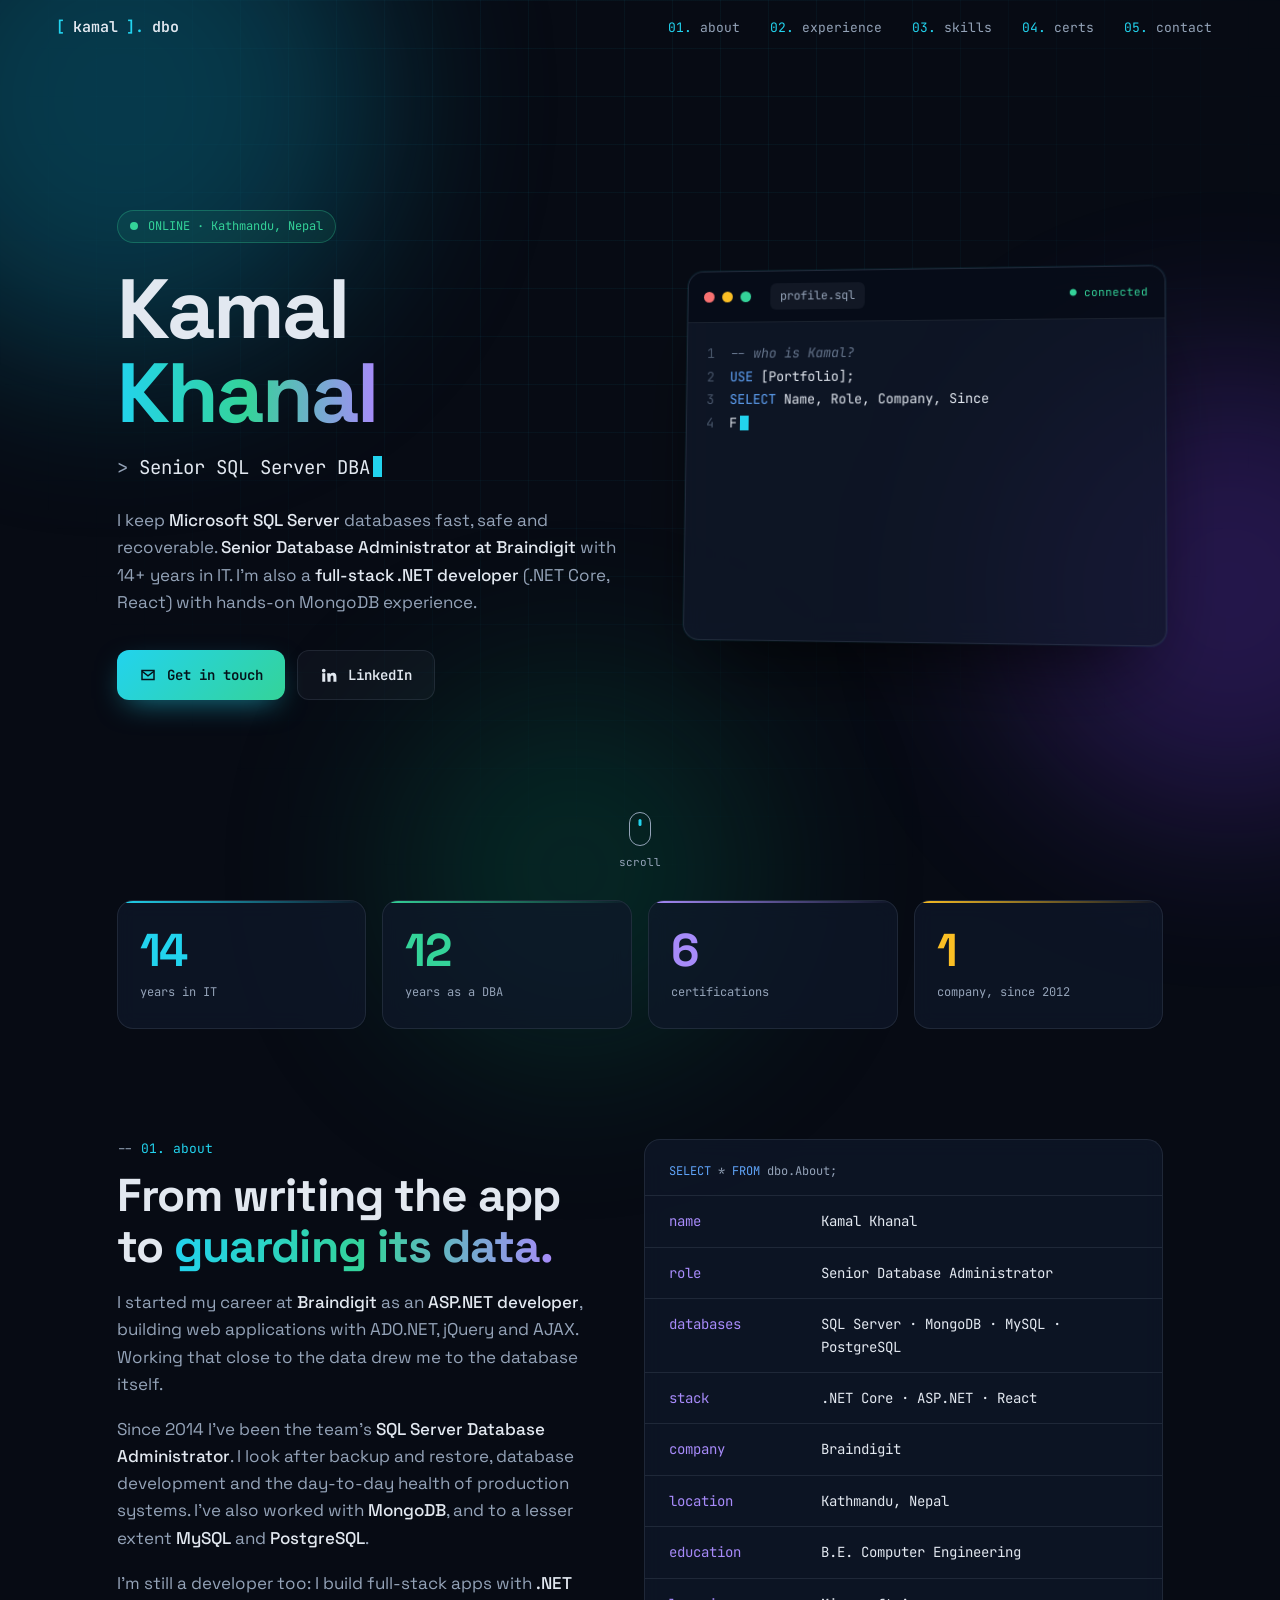
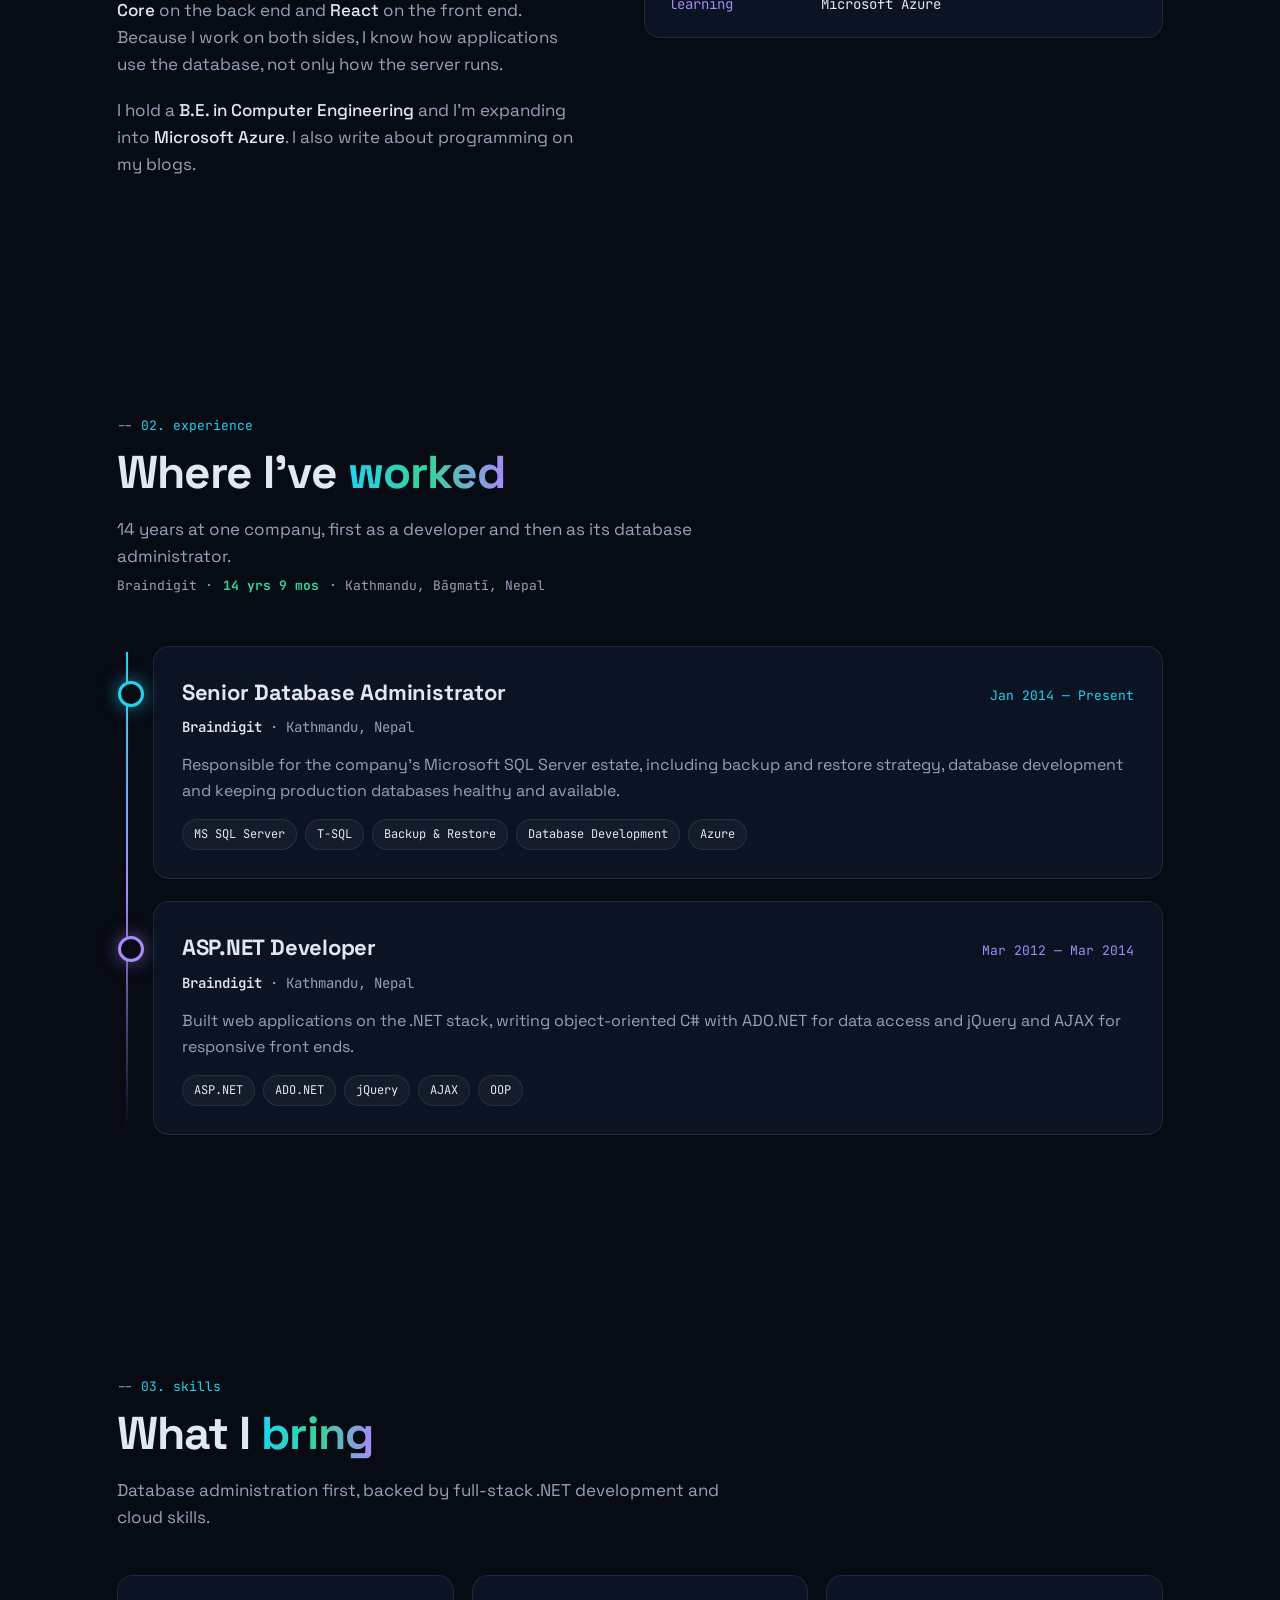
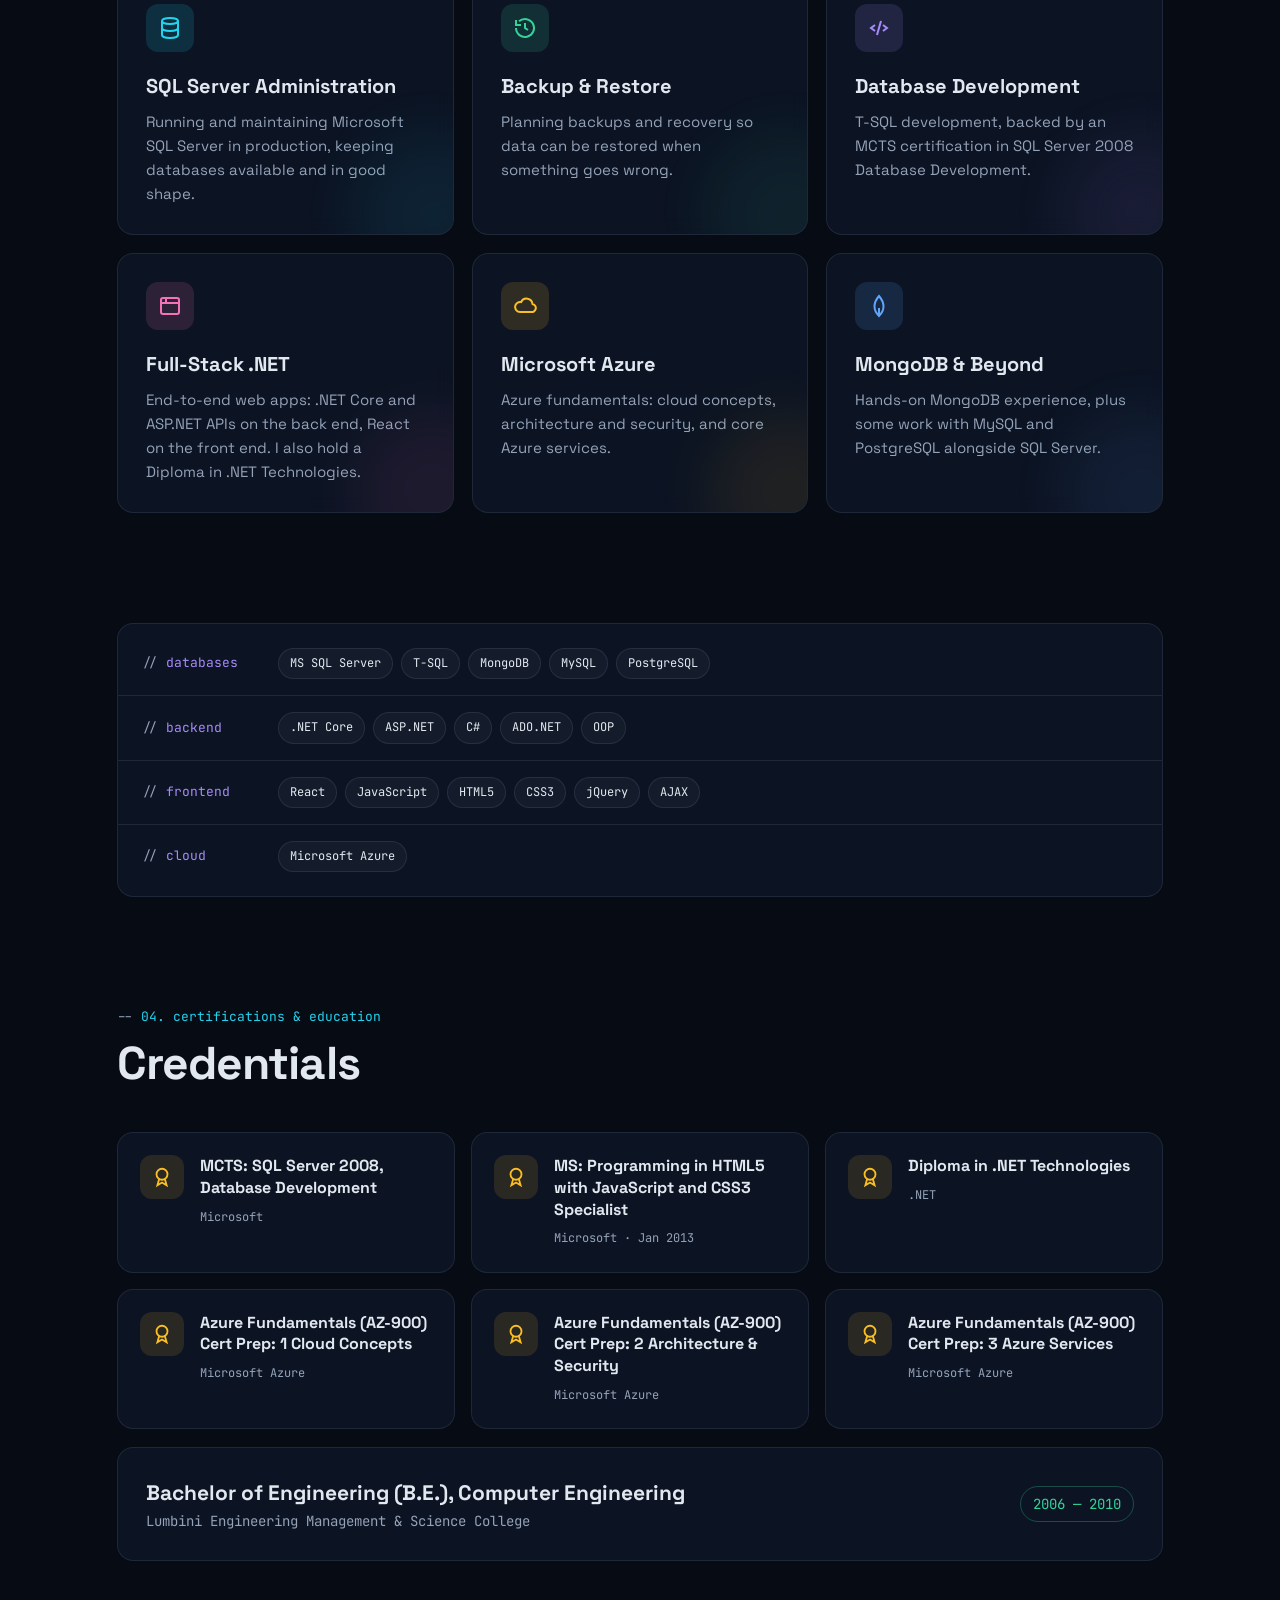
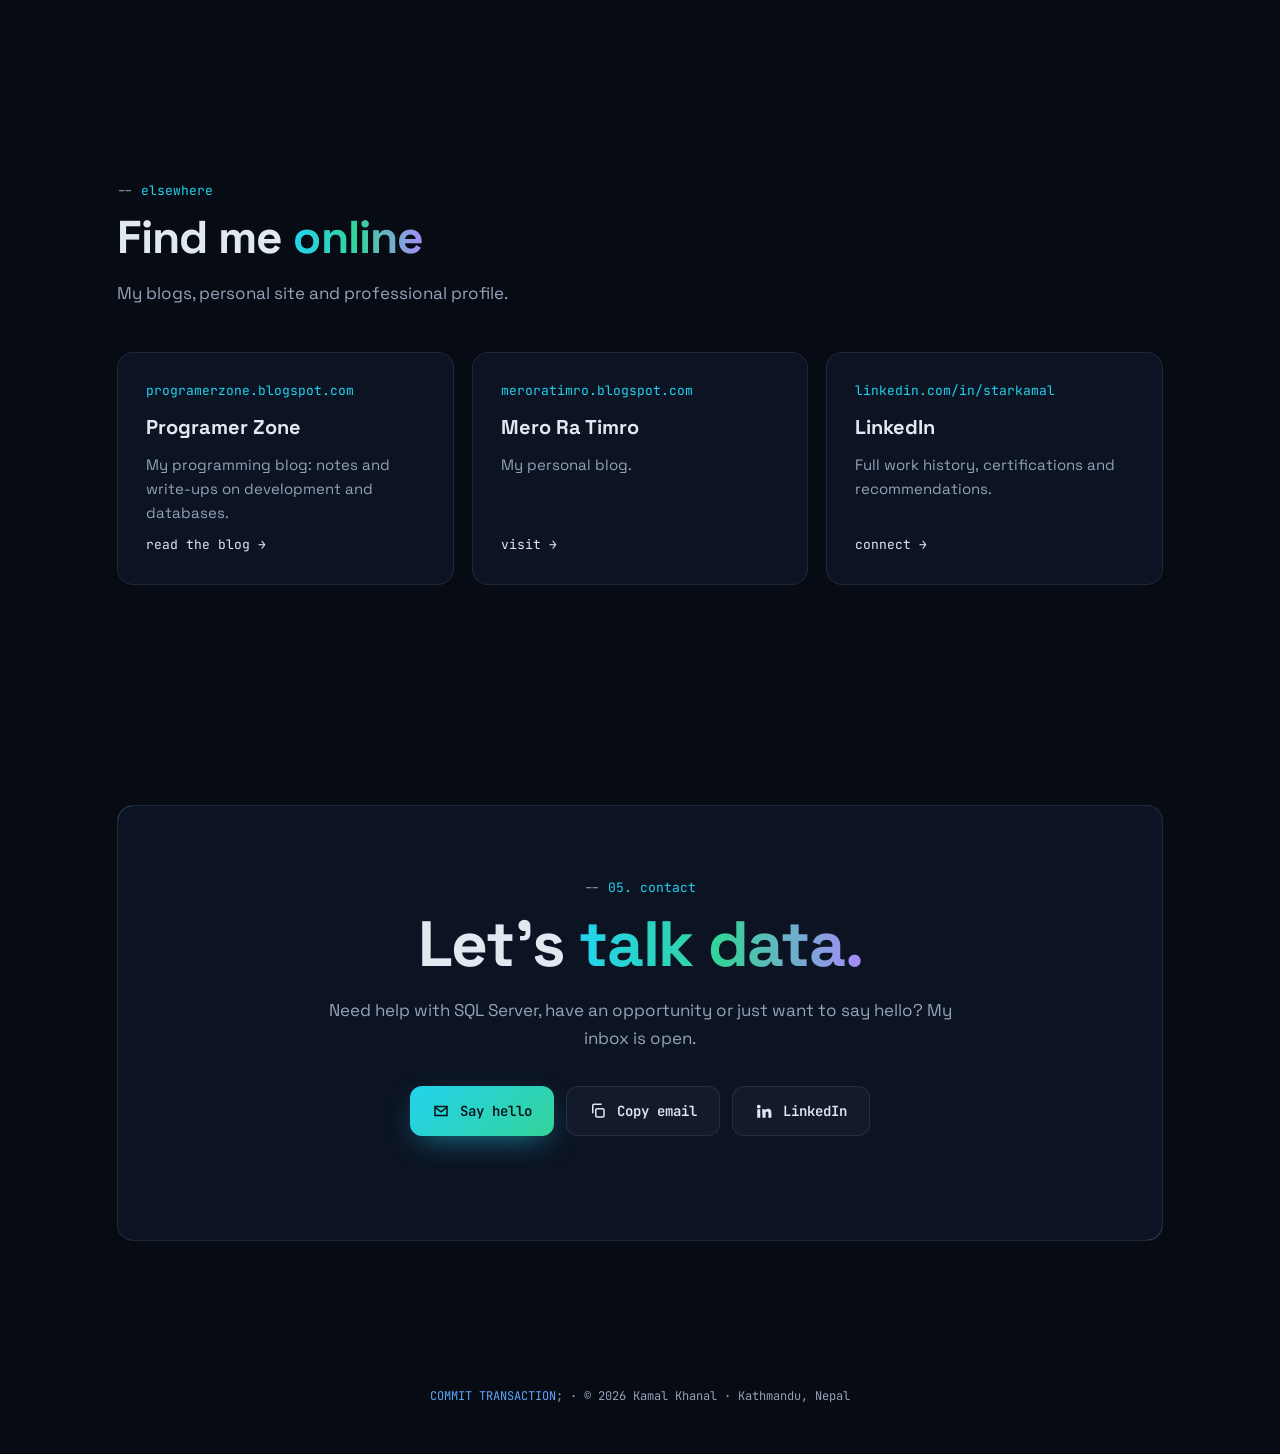
<file: index.html>
<!DOCTYPE html>
<html lang="en">
<head>
  <meta charset="utf-8" />
  <meta name="viewport" content="width=device-width, initial-scale=1" />
  <title>Kamal Khanal | Senior SQL Server DBA &amp; Full-Stack .NET Developer, Nepal</title>
  <meta name="description" content="Kamal Khanal is a Senior Database Administrator (Microsoft SQL Server) at Braindigit, Kathmandu, Nepal, and a full-stack .NET developer (.NET Core, React) with MongoDB experience. 14+ years in IT." />
  <meta name="keywords" content="Kamal Khanal, SQL Server DBA, Database Administrator Nepal, MSSQL DBA Kathmandu, .NET Core developer, full-stack .NET developer Nepal, React developer, MongoDB, PostgreSQL, MySQL, Braindigit" />
  <meta name="author" content="Kamal Khanal" />
  <meta name="robots" content="index, follow, max-image-preview:large" />
  <link rel="canonical" href="https://kamalkhanal.com.np/" />

  <!-- Open Graph (Facebook, LinkedIn, WhatsApp) -->
  <meta property="og:type" content="profile" />
  <meta property="og:site_name" content="Kamal Khanal" />
  <meta property="og:locale" content="en_US" />
  <meta property="og:url" content="https://kamalkhanal.com.np/" />
  <meta property="og:title" content="Kamal Khanal | Senior SQL Server DBA &amp; Full-Stack .NET Developer" />
  <meta property="og:description" content="Senior SQL Server DBA at Braindigit, Kathmandu, and full-stack .NET developer (.NET Core, React). 14+ years in IT." />
  <meta property="og:image" content="https://kamalkhanal.com.np/og-image.png" />
  <meta property="og:image:width" content="1200" />
  <meta property="og:image:height" content="630" />
  <meta property="og:image:alt" content="Kamal Khanal: Senior SQL Server DBA and full-stack .NET developer" />
  <meta property="profile:first_name" content="Kamal" />
  <meta property="profile:last_name" content="Khanal" />

  <!-- Twitter / X -->
  <meta name="twitter:card" content="summary_large_image" />
  <meta name="twitter:title" content="Kamal Khanal | Senior SQL Server DBA &amp; Full-Stack .NET Developer" />
  <meta name="twitter:description" content="Senior SQL Server DBA at Braindigit, Kathmandu, and full-stack .NET developer (.NET Core, React). 14+ years in IT." />
  <meta name="twitter:image" content="https://kamalkhanal.com.np/og-image.png" />

  <!-- Local -->
  <meta name="geo.region" content="NP-BA" />
  <meta name="geo.placename" content="Kathmandu" />

  <!-- Structured data -->
  <script type="application/ld+json">
  {
    "@context": "https://schema.org",
    "@graph": [
      {
        "@type": "Person",
        "@id": "https://kamalkhanal.com.np/#person",
        "name": "Kamal Khanal",
        "url": "https://kamalkhanal.com.np/",
        "image": "https://kamalkhanal.com.np/og-image.png",
        "jobTitle": "Senior Database Administrator",
        "description": "Senior Microsoft SQL Server Database Administrator and full-stack .NET developer with 14+ years in IT.",
        "worksFor": { "@type": "Organization", "name": "Braindigit" },
        "address": { "@type": "PostalAddress", "addressLocality": "Kathmandu", "addressRegion": "Bagmati", "addressCountry": "NP" },
        "alumniOf": { "@type": "CollegeOrUniversity", "name": "Lumbini Engineering Management & Science College" },
        "knowsAbout": ["Microsoft SQL Server", "Database Administration", "T-SQL", "Backup and Restore", "MongoDB", "MySQL", "PostgreSQL", ".NET Core", "ASP.NET", "C#", "React", "JavaScript", "HTML5", "CSS3", "jQuery", "Microsoft Azure"],
        "hasCredential": [
          { "@type": "EducationalOccupationalCredential", "name": "MCTS: SQL Server 2008, Database Development" },
          { "@type": "EducationalOccupationalCredential", "name": "MS: Programming in HTML5 with JavaScript and CSS3 Specialist" },
          { "@type": "EducationalOccupationalCredential", "name": "Diploma in .NET Technologies" }
        ],
        "sameAs": [
          "https://www.linkedin.com/in/starkamal",
          "https://programerzone.blogspot.com/",
          "https://meroratimro.blogspot.com/"
        ]
      },
      {
        "@type": "ProfilePage",
        "@id": "https://kamalkhanal.com.np/#webpage",
        "url": "https://kamalkhanal.com.np/",
        "name": "Kamal Khanal | Senior SQL Server DBA & Full-Stack .NET Developer",
        "inLanguage": "en",
        "dateModified": "2026-11-26",
        "mainEntity": { "@id": "https://kamalkhanal.com.np/#person" }
      }
    ]
  }
  </script>
  <meta name="theme-color" content="#070b14" />
  <link rel="icon" href="data:image/svg+xml,<svg xmlns='http://www.w3.org/2000/svg' viewBox='0 0 64 64'><rect width='64' height='64' rx='14' fill='%23070b14'/><ellipse cx='32' cy='18' rx='16' ry='6' fill='none' stroke='%2322d3ee' stroke-width='4'/><path d='M16 18v28c0 3.3 7.2 6 16 6s16-2.7 16-6V18' fill='none' stroke='%2322d3ee' stroke-width='4'/><path d='M16 32c0 3.3 7.2 6 16 6s16-2.7 16-6' fill='none' stroke='%2334d399' stroke-width='4'/></svg>" />
  <link rel="preconnect" href="https://fonts.googleapis.com" />
  <link rel="preconnect" href="https://fonts.gstatic.com" crossorigin />
  <link href="https://fonts.googleapis.com/css2?family=JetBrains+Mono:wght@400;600&family=Space+Grotesk:wght@400;500;700&display=swap" rel="stylesheet" />
  <style>
    :root {
      --bg: #070b14;
      --bg-2: #0c1322;
      --panel: rgba(16, 24, 42, 0.72);
      --border: rgba(148, 163, 184, 0.14);
      --text: #e2e8f0;
      --muted: #94a3b8;
      --cyan: #22d3ee;
      --green: #34d399;
      --violet: #a78bfa;
      --amber: #fbbf24;
      --pink: #f472b6;
      --mono: "JetBrains Mono", ui-monospace, SFMono-Regular, Menlo, Consolas, monospace;
      --sans: "Space Grotesk", system-ui, -apple-system, "Segoe UI", sans-serif;
      --radius: 16px;
    }
    * { box-sizing: border-box; margin: 0; padding: 0; }
    html { scroll-behavior: smooth; }
    body {
      background: var(--bg);
      color: var(--text);
      font-family: var(--sans);
      line-height: 1.6;
      overflow-x: hidden;
      -webkit-font-smoothing: antialiased;
    }
    a { color: inherit; text-decoration: none; }
    ::selection { background: var(--cyan); color: var(--bg); }

    /* ---------- background ---------- */
    .bg-grid {
      position: fixed; inset: 0; z-index: -2;
      background-image:
        linear-gradient(rgba(34, 211, 238, 0.05) 1px, transparent 1px),
        linear-gradient(90deg, rgba(34, 211, 238, 0.05) 1px, transparent 1px);
      background-size: 48px 48px;
      mask-image: radial-gradient(ellipse at 50% 20%, #000 20%, transparent 75%);
      -webkit-mask-image: radial-gradient(ellipse at 50% 20%, #000 20%, transparent 75%);
    }
    .orb {
      position: fixed; z-index: -1; border-radius: 50%;
      filter: blur(90px); opacity: 0.35; pointer-events: none;
      animation: drift 18s ease-in-out infinite alternate;
    }
    .orb.one { width: 520px; height: 520px; background: #0891b2; top: -160px; left: -140px; }
    .orb.two { width: 460px; height: 460px; background: #7c3aed; top: 40%; right: -180px; animation-delay: -6s; opacity: 0.25; }
    .orb.three { width: 380px; height: 380px; background: #059669; bottom: -160px; left: 30%; animation-delay: -12s; opacity: 0.2; }
    @keyframes drift { to { transform: translate(60px, 40px) scale(1.1); } }

    /* ---------- nav ---------- */
    nav {
      position: fixed; top: 0; left: 0; right: 0; z-index: 50;
      display: flex; align-items: center; justify-content: space-between;
      padding: 14px clamp(16px, 5vw, 56px);
      transition: background .3s, border-color .3s;
      border-bottom: 1px solid transparent;
    }
    nav.scrolled { background: rgba(7, 11, 20, 0.78); backdrop-filter: blur(14px); -webkit-backdrop-filter: blur(14px); border-color: var(--border); }
    .logo { font-family: var(--mono); font-weight: 600; font-size: 15px; display: flex; align-items: center; gap: 8px; }
    .logo .br { color: var(--cyan); }
    .nav-links { display: flex; gap: 6px; list-style: none; }
    .nav-links a {
      font-family: var(--mono); font-size: 13px; color: var(--muted);
      padding: 8px 12px; border-radius: 8px; transition: color .2s, background .2s;
    }
    .nav-links a:hover { color: var(--text); background: rgba(148, 163, 184, 0.08); }
    .nav-links a span { color: var(--cyan); }
    .menu-btn { display: none; background: none; border: 1px solid var(--border); color: var(--text); border-radius: 8px; padding: 8px 10px; cursor: pointer; }

    /* ---------- layout ---------- */
    section { padding: 110px clamp(16px, 6vw, 80px); max-width: 1200px; margin: 0 auto; }
    .section-tag { font-family: var(--mono); font-size: 13px; color: var(--cyan); margin-bottom: 10px; }
    .section-tag::before { content: "-- "; color: var(--muted); }
    h2 { font-size: clamp(30px, 4.5vw, 46px); line-height: 1.1; letter-spacing: -0.02em; margin-bottom: 18px; }
    .lead { color: var(--muted); max-width: 640px; font-size: 17px; }
    .grad {
      background: linear-gradient(90deg, var(--cyan), var(--green) 50%, var(--violet));
      -webkit-background-clip: text; background-clip: text; color: transparent;
    }
    .card {
      background: var(--panel);
      border: 1px solid var(--border);
      border-radius: var(--radius);
      backdrop-filter: blur(10px); -webkit-backdrop-filter: blur(10px);
    }

    /* ---------- hero ---------- */
    .hero {
      min-height: 100vh; display: grid; grid-template-columns: 1.05fr 1fr; gap: 56px;
      align-items: center; padding-top: 120px;
    }
    .status {
      display: inline-flex; align-items: center; gap: 10px;
      font-family: var(--mono); font-size: 12px; color: var(--green);
      border: 1px solid rgba(52, 211, 153, 0.3); background: rgba(52, 211, 153, 0.08);
      padding: 6px 12px; border-radius: 999px; margin-bottom: 24px;
    }
    .dot { width: 8px; height: 8px; border-radius: 50%; background: var(--green); box-shadow: 0 0 0 0 rgba(52, 211, 153, .7); animation: pulse 2s infinite; }
    @keyframes pulse { 70% { box-shadow: 0 0 0 10px rgba(52, 211, 153, 0); } 100% { box-shadow: 0 0 0 0 rgba(52, 211, 153, 0); } }
    .hero h1 { font-size: clamp(44px, 7.5vw, 84px); line-height: 1; letter-spacing: -0.035em; margin-bottom: 18px; }
    .hero .role { font-family: var(--mono); font-size: clamp(15px, 2vw, 19px); color: var(--muted); margin-bottom: 24px; min-height: 1.6em; }
    .hero .role .typed { color: var(--text); }
    .caret { display: inline-block; width: 9px; height: 1.1em; background: var(--cyan); vertical-align: -3px; margin-left: 3px; animation: blink 1s steps(1) infinite; }
    @keyframes blink { 50% { opacity: 0; } }
    .hero p.intro { color: var(--muted); font-size: 17px; max-width: 520px; margin-bottom: 34px; }
    .hero p.intro strong { color: var(--text); font-weight: 500; }
    .btns { display: flex; flex-wrap: wrap; gap: 12px; }
    .btn {
      display: inline-flex; align-items: center; gap: 10px;
      font-family: var(--mono); font-size: 14px; font-weight: 600;
      padding: 13px 22px; border-radius: 12px; transition: transform .2s, box-shadow .2s, background .2s;
    }
    .btn svg { width: 18px; height: 18px; }
    .btn.primary { background: linear-gradient(135deg, var(--cyan), var(--green)); color: #04121a; box-shadow: 0 10px 30px -10px rgba(34, 211, 238, .6); }
    .btn.primary:hover { transform: translateY(-2px); box-shadow: 0 16px 40px -10px rgba(34, 211, 238, .8); }
    .btn.ghost { border: 1px solid var(--border); background: rgba(148, 163, 184, 0.05); }
    .btn.ghost:hover { border-color: var(--cyan); transform: translateY(-2px); }

    /* SSMS-like query window */
    .ssms { overflow: hidden; box-shadow: 0 40px 80px -30px rgba(0, 0, 0, .8), 0 0 0 1px rgba(34, 211, 238, .08); transform: perspective(1400px) rotateY(-6deg) rotateX(3deg); transition: transform .6s; }
    .ssms:hover { transform: perspective(1400px) rotateY(0) rotateX(0); }
    .ssms-bar { display: flex; align-items: center; gap: 8px; padding: 12px 16px; border-bottom: 1px solid var(--border); background: rgba(2, 6, 16, .6); }
    .ssms-bar i { width: 11px; height: 11px; border-radius: 50%; display: block; }
    .ssms-bar i:nth-child(1) { background: #f87171; } .ssms-bar i:nth-child(2) { background: #fbbf24; } .ssms-bar i:nth-child(3) { background: #34d399; }
    .ssms-bar .tab { margin-left: 12px; font-family: var(--mono); font-size: 12px; color: var(--muted); background: rgba(148, 163, 184, .08); padding: 4px 10px; border-radius: 6px; }
    .ssms-bar .exec { margin-left: auto; font-family: var(--mono); font-size: 11px; color: var(--green); display: flex; align-items: center; gap: 6px; }
    .code { font-family: var(--mono); font-size: 13.5px; line-height: 1.75; padding: 20px 20px 16px; min-height: 178px; white-space: pre-wrap; word-break: break-word; }
    .ln { color: #475569; user-select: none; display: inline-block; width: 24px; }
    .kw { color: #60a5fa; } .fn { color: var(--pink); } .str { color: #fca5a5; } .cm { color: #64748b; font-style: italic; } .num { color: var(--green); } .op { color: var(--muted); }
    .results { border-top: 1px solid var(--border); opacity: 0; transform: translateY(8px); transition: opacity .5s, transform .5s; }
    .results.show { opacity: 1; transform: none; }
    .results .rtab { font-family: var(--mono); font-size: 11px; color: var(--muted); padding: 8px 16px; display: flex; gap: 16px; border-bottom: 1px solid var(--border); }
    .results .rtab b { color: var(--text); font-weight: 600; }
    .grid-wrap { overflow-x: auto; }
    table.rs { width: 100%; border-collapse: collapse; font-family: var(--mono); font-size: 12.5px; }
    table.rs th, table.rs td { text-align: left; padding: 8px 14px; border-bottom: 1px solid var(--border); white-space: nowrap; }
    table.rs th { color: var(--muted); font-weight: 400; background: rgba(2, 6, 16, .4); }
    table.rs td:first-child, table.rs th:first-child { color: #475569; width: 28px; }
    table.rs td.hl { color: var(--cyan); }
    .results .msg { font-family: var(--mono); font-size: 11px; color: var(--green); padding: 8px 16px; }

    .scroll-hint { position: absolute; left: 50%; bottom: 28px; transform: translateX(-50%); font-family: var(--mono); font-size: 11px; color: var(--muted); display: flex; flex-direction: column; align-items: center; gap: 8px; }
    .scroll-hint .mouse { width: 22px; height: 34px; border: 1.5px solid var(--muted); border-radius: 12px; position: relative; }
    .scroll-hint .mouse::after { content: ""; position: absolute; left: 50%; top: 6px; width: 3px; height: 7px; background: var(--cyan); border-radius: 2px; transform: translateX(-50%); animation: wheel 1.8s infinite; }
    @keyframes wheel { to { transform: translate(-50%, 12px); opacity: 0; } }

    /* ---------- stats ---------- */
    .stats { display: grid; grid-template-columns: repeat(4, 1fr); gap: 16px; padding-top: 0; padding-bottom: 0; }
    .stat { padding: 26px 22px; position: relative; overflow: hidden; }
    .stat::before { content: ""; position: absolute; inset: 0 auto auto 0; height: 2px; width: 100%; background: linear-gradient(90deg, var(--c, var(--cyan)), transparent); }
    .stat .n { font-size: clamp(34px, 4vw, 46px); font-weight: 700; letter-spacing: -0.03em; line-height: 1; color: var(--c, var(--cyan)); }
    .stat .l { font-family: var(--mono); font-size: 12px; color: var(--muted); margin-top: 10px; }

    /* ---------- about ---------- */
    .about { display: grid; grid-template-columns: 1fr 1.1fr; gap: 56px; align-items: start; }
    .about-text p { color: var(--muted); font-size: 17px; margin-bottom: 18px; }
    .about-text p strong { color: var(--text); font-weight: 500; }
    .facts { padding: 8px 0; font-family: var(--mono); font-size: 14px; }
    .facts .row { display: grid; grid-template-columns: 140px 1fr; gap: 12px; padding: 14px 24px; border-bottom: 1px solid var(--border); }
    .facts .row:last-child { border-bottom: none; }
    .facts .k { color: var(--violet); }
    .facts .v { color: var(--text); }
    .facts .head { padding: 14px 24px; color: var(--muted); font-size: 12px; border-bottom: 1px solid var(--border); }
    .facts .head .kw { color: #60a5fa; }

    /* ---------- experience ---------- */
    .timeline { position: relative; margin-top: 48px; padding-left: 36px; }
    .timeline::before { content: ""; position: absolute; left: 9px; top: 6px; bottom: 6px; width: 2px; background: linear-gradient(var(--cyan), var(--violet), transparent); }
    .job { position: relative; padding: 28px; margin-bottom: 22px; transition: transform .3s, border-color .3s; }
    .job:hover { transform: translateX(6px); border-color: rgba(34, 211, 238, .4); }
    .job::before { content: ""; position: absolute; left: -36px; top: 34px; width: 20px; height: 20px; border-radius: 50%; background: var(--bg); border: 3px solid var(--cyan); box-shadow: 0 0 18px rgba(34, 211, 238, .6); }
    .job.past::before { border-color: var(--violet); box-shadow: 0 0 18px rgba(167, 139, 250, .5); }
    .job-top { display: flex; flex-wrap: wrap; justify-content: space-between; gap: 8px 20px; align-items: baseline; margin-bottom: 6px; }
    .job h3 { font-size: 22px; letter-spacing: -0.01em; }
    .date { font-family: var(--mono); font-size: 13px; color: var(--cyan); }
    .job.past .date { color: var(--violet); }
    .company { font-family: var(--mono); font-size: 14px; color: var(--muted); margin-bottom: 14px; }
    .company b { color: var(--text); font-weight: 600; }
    .job p { color: var(--muted); }
    .chips { display: flex; flex-wrap: wrap; gap: 8px; margin-top: 16px; }
    .chip { font-family: var(--mono); font-size: 12px; padding: 5px 11px; border-radius: 999px; border: 1px solid var(--border); color: var(--text); background: rgba(148, 163, 184, .06); }
    .company-badge { display: inline-flex; align-items: center; gap: 10px; font-family: var(--mono); font-size: 13px; color: var(--muted); margin-top: 6px; }
    .company-badge b { color: var(--green); }

    /* ---------- skills ---------- */
    .skills-grid { display: grid; grid-template-columns: repeat(3, 1fr); gap: 18px; margin-top: 44px; }
    .skill { padding: 28px; position: relative; overflow: hidden; transition: transform .3s, border-color .3s; }
    .skill:hover { transform: translateY(-6px); border-color: var(--c); }
    .skill .ic { width: 48px; height: 48px; border-radius: 12px; display: grid; place-items: center; margin-bottom: 18px; background: color-mix(in srgb, var(--c) 14%, transparent); color: var(--c); }
    .skill .ic svg { width: 24px; height: 24px; }
    .skill h3 { font-size: 20px; margin-bottom: 8px; }
    .skill p { color: var(--muted); font-size: 15px; }
    .skill::after { content: ""; position: absolute; width: 160px; height: 160px; right: -60px; bottom: -60px; border-radius: 50%; background: var(--c); opacity: .08; filter: blur(30px); }

    /* ---------- tech stack ---------- */
    .stack-sec { padding-bottom: 0; }
    .stack { padding: 8px 0; }
    .stack-row { display: grid; grid-template-columns: 120px 1fr; gap: 16px; align-items: center; padding: 16px 24px; border-bottom: 1px solid var(--border); }
    .stack-row:last-child { border-bottom: none; }
    .stack-row .chips { margin-top: 0; }
    .stack-k { font-family: var(--mono); font-size: 13px; color: var(--violet); }
    .stack-k::before { content: "// "; color: var(--muted); }
    @media (max-width: 720px) { .stack-row { grid-template-columns: 1fr; gap: 10px; padding: 14px 18px; } }

    /* ---------- certifications ---------- */
    .certs { display: grid; grid-template-columns: repeat(auto-fit, minmax(260px, 1fr)); gap: 16px; margin-top: 44px; }
    .cert { padding: 22px; display: flex; gap: 16px; align-items: flex-start; transition: border-color .3s, transform .3s; }
    .cert:hover { border-color: var(--amber); transform: translateY(-4px); }
    .cert .badge { flex: none; width: 44px; height: 44px; border-radius: 12px; display: grid; place-items: center; background: rgba(251, 191, 36, .12); color: var(--amber); }
    .cert .badge svg { width: 22px; height: 22px; }
    .cert h4 { font-size: 16px; line-height: 1.35; margin-bottom: 4px; }
    .cert span { font-family: var(--mono); font-size: 12px; color: var(--muted); }

    .edu { margin-top: 18px; padding: 28px; display: flex; flex-wrap: wrap; gap: 20px; align-items: center; justify-content: space-between; }
    .edu h3 { font-size: 21px; }
    .edu p { color: var(--muted); font-family: var(--mono); font-size: 14px; }
    .edu .yr { font-family: var(--mono); color: var(--green); font-size: 14px; border: 1px solid rgba(52, 211, 153, .3); padding: 6px 12px; border-radius: 999px; }

    /* ---------- writing ---------- */
    .links-grid { display: grid; grid-template-columns: repeat(3, 1fr); gap: 18px; margin-top: 44px; }
    .link-card { padding: 28px; display: flex; flex-direction: column; gap: 10px; transition: transform .3s, border-color .3s; }
    .link-card:hover { transform: translateY(-6px); border-color: var(--cyan); }
    .link-card .url { font-family: var(--mono); font-size: 13px; color: var(--cyan); word-break: break-all; }
    .link-card h3 { font-size: 20px; }
    .link-card p { color: var(--muted); font-size: 15px; flex: 1; }
    .link-card .go { font-family: var(--mono); font-size: 13px; color: var(--text); display: inline-flex; gap: 8px; align-items: center; }
    .link-card:hover .go { color: var(--cyan); }

    /* ---------- contact ---------- */
    .contact { text-align: center; }
    .contact-box { padding: clamp(36px, 6vw, 72px) clamp(20px, 5vw, 64px); position: relative; overflow: hidden; }
    .contact-box::before { content: ""; position: absolute; inset: -1px; border-radius: var(--radius); padding: 1px; background: linear-gradient(135deg, var(--cyan), transparent 40%, transparent 60%, var(--violet)); -webkit-mask: linear-gradient(#000 0 0) content-box, linear-gradient(#000 0 0); -webkit-mask-composite: xor; mask-composite: exclude; pointer-events: none; }
    .contact h2 { font-size: clamp(34px, 6vw, 64px); }
    .contact .lead { margin: 0 auto 34px; }
    .contact .btns { justify-content: center; }
    .copy-msg { font-family: var(--mono); font-size: 12px; color: var(--green); height: 18px; margin-top: 14px; }

    footer { text-align: center; padding: 36px 16px 48px; font-family: var(--mono); font-size: 12px; color: var(--muted); }
    footer .kw { color: #60a5fa; }

    /* ---------- reveal ---------- */
    .reveal { opacity: 0; transform: translateY(28px); transition: opacity .8s cubic-bezier(.2, .7, .2, 1), transform .8s cubic-bezier(.2, .7, .2, 1); }
    .reveal.in { opacity: 1; transform: none; }

    /* ---------- responsive ---------- */
    @media (max-width: 980px) {
      .hero { grid-template-columns: 1fr; gap: 44px; padding-top: 110px; min-height: auto; }
      .ssms { transform: none; }
      .scroll-hint { display: none; }
      .about { grid-template-columns: 1fr; gap: 32px; }
      .skills-grid, .links-grid { grid-template-columns: 1fr 1fr; }
      .stats { grid-template-columns: 1fr 1fr; }
    }
    @media (max-width: 720px) {
      .menu-btn { display: block; }
      .nav-links { position: absolute; top: 100%; left: 16px; right: 16px; flex-direction: column; background: rgba(12, 19, 34, .97); border: 1px solid var(--border); border-radius: 12px; padding: 8px; display: none; }
      .nav-links.open { display: flex; }
      nav.menu-open { background: rgba(7, 11, 20, .95); }
      .nav-links a { display: block; padding: 12px; }
      section { padding-top: 80px; padding-bottom: 80px; }
      .skills-grid, .links-grid { grid-template-columns: 1fr; }
      .facts .row { grid-template-columns: 1fr; gap: 2px; padding: 12px 18px; }
      .timeline { padding-left: 26px; }
      .timeline::before { left: 5px; }
      .job { padding: 22px; }
      .job::before { left: -28px; width: 16px; height: 16px; }
      .code { font-size: 12px; padding: 16px 14px; }
      .ln { width: 18px; }
    }
    @media (prefers-reduced-motion: reduce) {
      *, *::before, *::after { animation: none !important; transition: none !important; }
      .reveal { opacity: 1; transform: none; }
      html { scroll-behavior: auto; }
    }
  </style>
</head>

<body>
  <div class="bg-grid"></div>
  <div class="orb one"></div><div class="orb two"></div><div class="orb three"></div>

  <nav id="nav">
    <a href="#top" class="logo"><span class="br">[</span>kamal<span class="br">].</span>dbo</a>
    <button class="menu-btn" id="menuBtn" aria-label="Open menu" aria-expanded="false">
      <svg width="18" height="18" viewBox="0 0 24 24" fill="none" stroke="currentColor" stroke-width="2"><path d="M4 7h16M4 12h16M4 17h16"/></svg>
    </button>
    <ul class="nav-links" id="navLinks">
      <li><a href="#about"><span>01.</span> about</a></li>
      <li><a href="#experience"><span>02.</span> experience</a></li>
      <li><a href="#skills"><span>03.</span> skills</a></li>
      <li><a href="#certs"><span>04.</span> certs</a></li>
      <li><a href="#contact"><span>05.</span> contact</a></li>
    </ul>
  </nav>

  <main id="top">
    <!-- HERO -->
    <section class="hero" style="position:relative" aria-label="Introduction">
      <div>
        <div class="status"><span class="dot"></span>ONLINE · Kathmandu, Nepal</div>
        <h1>Kamal<br /><span class="grad">Khanal</span></h1>
        <div class="role">&gt; <span class="typed" id="typed">Senior SQL Server DBA</span><span class="caret"></span></div>
        <p class="intro">
          I keep <strong>Microsoft SQL Server</strong> databases fast, safe and recoverable.
          <strong>Senior Database Administrator at Braindigit</strong> with 14+ years in IT.
          I'm also a <strong>full-stack .NET developer</strong> (.NET Core, React) with hands-on
          MongoDB experience.
        </p>
        <div class="btns">
          <a href="#contact" class="btn primary">
            <svg viewBox="0 0 24 24" fill="none" stroke="currentColor" stroke-width="2"><path d="M4 6h16v12H4z"/><path d="m4 7 8 6 8-6"/></svg>
            Get in touch
          </a>
          <a href="https://www.linkedin.com/in/starkamal" target="_blank" rel="noopener" class="btn ghost">
            <svg viewBox="0 0 24 24" fill="currentColor"><path d="M4.98 3.5a2.5 2.5 0 1 1 0 5 2.5 2.5 0 0 1 0-5zM3 9.5h4V21H3zM9.5 9.5h3.8v1.6h.06c.53-1 1.83-2.06 3.77-2.06 4.03 0 4.77 2.65 4.77 6.1V21h-4v-5.3c0-1.27-.02-2.9-1.77-2.9-1.77 0-2.04 1.38-2.04 2.8V21h-4z"/></svg>
            LinkedIn
          </a>
        </div>
      </div>

      <div class="ssms card" aria-label="SQL query showing Kamal's profile">
        <div class="ssms-bar">
          <i></i><i></i><i></i>
          <span class="tab">profile.sql</span>
          <span class="exec" id="execState">● connected</span>
        </div>
        <div class="code" id="code"></div>
        <div class="results" id="results">
          <div class="rtab"><b>Results</b><span>Messages</span></div>
          <div class="grid-wrap">
            <table class="rs">
              <thead><tr><th></th><th>Name</th><th>Role</th><th>Company</th><th>Since</th></tr></thead>
              <tbody>
                <tr><td>1</td><td class="hl">Kamal Khanal</td><td>Senior DBA (MSSQL)</td><td>Braindigit</td><td>2014-01</td></tr>
              </tbody>
            </table>
          </div>
          <div class="msg">(1 row affected) · Query executed successfully.</div>
        </div>
      </div>

      <a href="#stats" class="scroll-hint" aria-label="Scroll down"><span class="mouse"></span>scroll</a>
    </section>

    <!-- STATS -->
    <section class="stats" id="stats">
      <div class="stat card reveal" style="--c: var(--cyan)"><div class="n" data-count="14">0</div><div class="l">years in IT</div></div>
      <div class="stat card reveal" style="--c: var(--green)"><div class="n" data-count="12">0</div><div class="l">years as a DBA</div></div>
      <div class="stat card reveal" style="--c: var(--violet)"><div class="n" data-count="6">0</div><div class="l">certifications</div></div>
      <div class="stat card reveal" style="--c: var(--amber)"><div class="n" data-count="1" data-suffix="">0</div><div class="l">company, since 2012</div></div>
    </section>

    <!-- ABOUT -->
    <section id="about" class="about">
      <div class="about-text reveal">
        <div class="section-tag">01. about</div>
        <h2>From writing the app<br />to <span class="grad">guarding its data.</span></h2>
        <p>
          I started my career at <strong>Braindigit</strong> as an <strong>ASP.NET developer</strong>,
          building web applications with ADO.NET, jQuery and AJAX. Working that close to the data
          drew me to the database itself.
        </p>
        <p>
          Since 2014 I've been the team's <strong>SQL Server Database Administrator</strong>.
          I look after backup and restore, database development and the day-to-day health of
          production systems. I've also worked with <strong>MongoDB</strong>, and to a lesser
          extent <strong>MySQL</strong> and <strong>PostgreSQL</strong>.
        </p>
        <p>
          I'm still a developer too: I build full-stack apps with <strong>.NET Core</strong> on the
          back end and <strong>React</strong> on the front end. Because I work on both sides, I know how
          applications use the database, not only how the server runs.
        </p>
        <p>
          I hold a <strong>B.E. in Computer Engineering</strong> and I'm expanding into
          <strong>Microsoft Azure</strong>. I also write about programming on my blogs.
        </p>
      </div>

      <div class="facts card reveal">
        <div class="head"><span class="kw">SELECT</span> * <span class="kw">FROM</span> dbo.About;</div>
        <div class="row"><span class="k">name</span><span class="v">Kamal Khanal</span></div>
        <div class="row"><span class="k">role</span><span class="v">Senior Database Administrator</span></div>
        <div class="row"><span class="k">databases</span><span class="v">SQL Server · MongoDB · MySQL · PostgreSQL</span></div>
        <div class="row"><span class="k">stack</span><span class="v">.NET Core · ASP.NET · React</span></div>
        <div class="row"><span class="k">company</span><span class="v">Braindigit</span></div>
        <div class="row"><span class="k">location</span><span class="v">Kathmandu, Nepal</span></div>
        <div class="row"><span class="k">education</span><span class="v">B.E. Computer Engineering</span></div>
        <div class="row"><span class="k">learning</span><span class="v">Microsoft Azure</span></div>
      </div>
    </section>

    <!-- EXPERIENCE -->
    <section id="experience">
      <div class="reveal">
        <div class="section-tag">02. experience</div>
        <h2>Where I've <span class="grad">worked</span></h2>
        <p class="lead">14 years at one company, first as a developer and then as its database administrator.</p>
        <div class="company-badge">Braindigit · <b>14 yrs 9 mos</b> · Kathmandu, Bāgmatī, Nepal</div>
      </div>

      <div class="timeline">
        <article class="job card reveal">
          <div class="job-top">
            <h3>Senior Database Administrator</h3>
            <span class="date">Jan 2014 — Present</span>
          </div>
          <div class="company"><b>Braindigit</b> · Kathmandu, Nepal</div>
          <p>
            Responsible for the company's Microsoft SQL Server estate, including backup and restore
            strategy, database development and keeping production databases healthy and available.
          </p>
          <div class="chips">
            <span class="chip">MS SQL Server</span><span class="chip">T-SQL</span>
            <span class="chip">Backup &amp; Restore</span><span class="chip">Database Development</span>
            <span class="chip">Azure</span>
          </div>
        </article>

        <article class="job past card reveal">
          <div class="job-top">
            <h3>ASP.NET Developer</h3>
            <span class="date">Mar 2012 — Mar 2014</span>
          </div>
          <div class="company"><b>Braindigit</b> · Kathmandu, Nepal</div>
          <p>
            Built web applications on the .NET stack, writing object-oriented C# with ADO.NET for
            data access and jQuery and AJAX for responsive front ends.
          </p>
          <div class="chips">
            <span class="chip">ASP.NET</span><span class="chip">ADO.NET</span>
            <span class="chip">jQuery</span><span class="chip">AJAX</span><span class="chip">OOP</span>
          </div>
        </article>
      </div>
    </section>

    <!-- SKILLS -->
    <section id="skills">
      <div class="reveal">
        <div class="section-tag">03. skills</div>
        <h2>What I <span class="grad">bring</span></h2>
        <p class="lead">Database administration first, backed by full-stack .NET development and cloud skills.</p>
      </div>

      <div class="skills-grid">
        <div class="skill card reveal" style="--c: var(--cyan)">
          <div class="ic"><svg viewBox="0 0 24 24" fill="none" stroke="currentColor" stroke-width="2"><ellipse cx="12" cy="5" rx="8" ry="3"/><path d="M4 5v14c0 1.66 3.58 3 8 3s8-1.34 8-3V5"/><path d="M4 12c0 1.66 3.58 3 8 3s8-1.34 8-3"/></svg></div>
          <h3>SQL Server Administration</h3>
          <p>Running and maintaining Microsoft SQL Server in production, keeping databases available and in good shape.</p>
        </div>
        <div class="skill card reveal" style="--c: var(--green)">
          <div class="ic"><svg viewBox="0 0 24 24" fill="none" stroke="currentColor" stroke-width="2"><path d="M3 12a9 9 0 1 0 3-6.7"/><path d="M3 4v5h5"/><path d="M12 7v5l3 2"/></svg></div>
          <h3>Backup &amp; Restore</h3>
          <p>Planning backups and recovery so data can be restored when something goes wrong.</p>
        </div>
        <div class="skill card reveal" style="--c: var(--violet)">
          <div class="ic"><svg viewBox="0 0 24 24" fill="none" stroke="currentColor" stroke-width="2"><path d="m8 9-4 3 4 3M16 9l4 3-4 3M14 5l-4 14"/></svg></div>
          <h3>Database Development</h3>
          <p>T-SQL development, backed by an MCTS certification in SQL Server 2008 Database Development.</p>
        </div>
        <div class="skill card reveal" style="--c: var(--pink)">
          <div class="ic"><svg viewBox="0 0 24 24" fill="none" stroke="currentColor" stroke-width="2"><rect x="3" y="4" width="18" height="16" rx="2"/><path d="M3 9h18M8 4v5"/></svg></div>
          <h3>Full-Stack .NET</h3>
          <p>End-to-end web apps: .NET Core and ASP.NET APIs on the back end, React on the front end. I also hold a Diploma in .NET Technologies.</p>
        </div>
        <div class="skill card reveal" style="--c: var(--amber)">
          <div class="ic"><svg viewBox="0 0 24 24" fill="none" stroke="currentColor" stroke-width="2"><path d="M7 18a5 5 0 1 1 1.1-9.9A6 6 0 0 1 19.5 10 4 4 0 0 1 18 18z"/></svg></div>
          <h3>Microsoft Azure</h3>
          <p>Azure fundamentals: cloud concepts, architecture and security, and core Azure services.</p>
        </div>
        <div class="skill card reveal" style="--c: #60a5fa">
          <div class="ic"><svg viewBox="0 0 24 24" fill="none" stroke="currentColor" stroke-width="2"><path d="M12 2c3 3.5 4.5 7 4.5 10.5S15 19 12 22c-3-3-4.5-6-4.5-9.5S9 5.5 12 2z"/><path d="M12 14v8"/></svg></div>
          <h3>MongoDB &amp; Beyond</h3>
          <p>Hands-on MongoDB experience, plus some work with MySQL and PostgreSQL alongside SQL Server.</p>
        </div>
      </div>
    </section>

    <section class="stack-sec" style="padding-top:0">
      <div class="stack card reveal">
        <div class="stack-row"><span class="stack-k">databases</span><div class="chips"><span class="chip">MS SQL Server</span><span class="chip">T-SQL</span><span class="chip">MongoDB</span><span class="chip">MySQL</span><span class="chip">PostgreSQL</span></div></div>
        <div class="stack-row"><span class="stack-k">backend</span><div class="chips"><span class="chip">.NET Core</span><span class="chip">ASP.NET</span><span class="chip">C#</span><span class="chip">ADO.NET</span><span class="chip">OOP</span></div></div>
        <div class="stack-row"><span class="stack-k">frontend</span><div class="chips"><span class="chip">React</span><span class="chip">JavaScript</span><span class="chip">HTML5</span><span class="chip">CSS3</span><span class="chip">jQuery</span><span class="chip">AJAX</span></div></div>
        <div class="stack-row"><span class="stack-k">cloud</span><div class="chips"><span class="chip">Microsoft Azure</span></div></div>
      </div>
    </section>

    <!-- CERTS + EDUCATION -->
    <section id="certs">
      <div class="reveal">
        <div class="section-tag">04. certifications &amp; education</div>
        <h2>Credentials</h2>
      </div>

      <div class="certs">
        <div class="cert card reveal">
          <div class="badge"><svg viewBox="0 0 24 24" fill="none" stroke="currentColor" stroke-width="2"><circle cx="12" cy="9" r="6"/><path d="m9 14-2 7 5-3 5 3-2-7"/></svg></div>
          <div><h4>MCTS: SQL Server 2008, Database Development</h4><span>Microsoft</span></div>
        </div>
        <div class="cert card reveal">
          <div class="badge"><svg viewBox="0 0 24 24" fill="none" stroke="currentColor" stroke-width="2"><circle cx="12" cy="9" r="6"/><path d="m9 14-2 7 5-3 5 3-2-7"/></svg></div>
          <div><h4>MS: Programming in HTML5 with JavaScript and CSS3 Specialist</h4><span>Microsoft · Jan 2013</span></div>
        </div>
        <div class="cert card reveal">
          <div class="badge"><svg viewBox="0 0 24 24" fill="none" stroke="currentColor" stroke-width="2"><circle cx="12" cy="9" r="6"/><path d="m9 14-2 7 5-3 5 3-2-7"/></svg></div>
          <div><h4>Diploma in .NET Technologies</h4><span>.NET</span></div>
        </div>
        <div class="cert card reveal">
          <div class="badge"><svg viewBox="0 0 24 24" fill="none" stroke="currentColor" stroke-width="2"><circle cx="12" cy="9" r="6"/><path d="m9 14-2 7 5-3 5 3-2-7"/></svg></div>
          <div><h4>Azure Fundamentals (AZ-900) Cert Prep: 1 Cloud Concepts</h4><span>Microsoft Azure</span></div>
        </div>
        <div class="cert card reveal">
          <div class="badge"><svg viewBox="0 0 24 24" fill="none" stroke="currentColor" stroke-width="2"><circle cx="12" cy="9" r="6"/><path d="m9 14-2 7 5-3 5 3-2-7"/></svg></div>
          <div><h4>Azure Fundamentals (AZ-900) Cert Prep: 2 Architecture &amp; Security</h4><span>Microsoft Azure</span></div>
        </div>
        <div class="cert card reveal">
          <div class="badge"><svg viewBox="0 0 24 24" fill="none" stroke="currentColor" stroke-width="2"><circle cx="12" cy="9" r="6"/><path d="m9 14-2 7 5-3 5 3-2-7"/></svg></div>
          <div><h4>Azure Fundamentals (AZ-900) Cert Prep: 3 Azure Services</h4><span>Microsoft Azure</span></div>
        </div>
      </div>

      <div class="edu card reveal">
        <div>
          <h3>Bachelor of Engineering (B.E.), Computer Engineering</h3>
          <p>Lumbini Engineering Management &amp; Science College</p>
        </div>
        <span class="yr">2006 — 2010</span>
      </div>
    </section>

    <!-- WRITING / LINKS -->
    <section id="writing">
      <div class="reveal">
        <div class="section-tag">elsewhere</div>
        <h2>Find me <span class="grad">online</span></h2>
        <p class="lead">My blogs, personal site and professional profile.</p>
      </div>
      <div class="links-grid">
        <a class="link-card card reveal" href="https://programerzone.blogspot.com/" target="_blank" rel="noopener">
          <span class="url">programerzone.blogspot.com</span>
          <h3>Programer Zone</h3>
          <p>My programming blog: notes and write-ups on development and databases.</p>
          <span class="go">read the blog →</span>
        </a>
        <a class="link-card card reveal" href="https://meroratimro.blogspot.com/" target="_blank" rel="noopener">
          <span class="url">meroratimro.blogspot.com</span>
          <h3>Mero Ra Timro</h3>
          <p>My personal blog.</p>
          <span class="go">visit →</span>
        </a>
        <a class="link-card card reveal" href="https://www.linkedin.com/in/starkamal" target="_blank" rel="noopener">
          <span class="url">linkedin.com/in/starkamal</span>
          <h3>LinkedIn</h3>
          <p>Full work history, certifications and recommendations.</p>
          <span class="go">connect →</span>
        </a>
      </div>
    </section>

    <!-- CONTACT -->
    <section id="contact" class="contact">
      <div class="contact-box card reveal">
        <div class="section-tag">05. contact</div>
        <h2>Let's <span class="grad">talk data.</span></h2>
        <p class="lead">Need help with SQL Server, have an opportunity or just want to say hello? My inbox is open.</p>
        <div class="btns">
          <a href="mailto:id.complex2006@gmail.com" class="btn primary">
            <svg viewBox="0 0 24 24" fill="none" stroke="currentColor" stroke-width="2"><path d="M4 6h16v12H4z"/><path d="m4 7 8 6 8-6"/></svg>
            Say hello
          </a>
          <button class="btn ghost" id="copyEmail" style="cursor:pointer;color:inherit">
            <svg viewBox="0 0 24 24" fill="none" stroke="currentColor" stroke-width="2"><rect x="9" y="9" width="11" height="11" rx="2"/><path d="M5 15V5a2 2 0 0 1 2-2h10"/></svg>
            Copy email
          </button>
          <a href="https://www.linkedin.com/in/starkamal" target="_blank" rel="noopener" class="btn ghost">
            <svg viewBox="0 0 24 24" fill="currentColor"><path d="M4.98 3.5a2.5 2.5 0 1 1 0 5 2.5 2.5 0 0 1 0-5zM3 9.5h4V21H3zM9.5 9.5h3.8v1.6h.06c.53-1 1.83-2.06 3.77-2.06 4.03 0 4.77 2.65 4.77 6.1V21h-4v-5.3c0-1.27-.02-2.9-1.77-2.9-1.77 0-2.04 1.38-2.04 2.8V21h-4z"/></svg>
            LinkedIn
          </a>
        </div>
        <div class="copy-msg" id="copyMsg" aria-live="polite"></div>
      </div>
    </section>
  </main>

  <footer>
    <span class="kw">COMMIT TRANSACTION</span>; · © <span id="year"></span> Kamal Khanal · Kathmandu, Nepal
  </footer>

  <script>
    (function () {
      var reduce = window.matchMedia("(prefers-reduced-motion: reduce)").matches;

      // nav background + mobile menu
      var nav = document.getElementById("nav");
      var links = document.getElementById("navLinks");
      var menuBtn = document.getElementById("menuBtn");
      window.addEventListener("scroll", function () { nav.classList.toggle("scrolled", window.scrollY > 20); }, { passive: true });
      menuBtn.addEventListener("click", function () {
        var open = links.classList.toggle("open");
        nav.classList.toggle("menu-open", open);
        menuBtn.setAttribute("aria-expanded", open);
      });
      links.addEventListener("click", function (e) {
        if (e.target.closest("a")) { links.classList.remove("open"); nav.classList.remove("menu-open"); menuBtn.setAttribute("aria-expanded", "false"); }
      });

      // typed role
      var roles = ["Senior SQL Server DBA", "Database Administrator @ Braindigit", "Backup & Restore specialist", "Full-stack .NET · .NET Core · React", "SQL Server · MongoDB · PostgreSQL · MySQL", "Learning Microsoft Azure"];
      var typed = document.getElementById("typed");
      if (reduce) { typed.textContent = roles[0]; }
      else {
        var r = 0, i = 0, del = false;
        (function tick() {
          var word = roles[r];
          typed.textContent = word.slice(0, i);
          if (!del && i < word.length) { i++; setTimeout(tick, 55); }
          else if (!del) { del = true; setTimeout(tick, 1800); }
          else if (i > 0) { i--; setTimeout(tick, 28); }
          else { del = false; r = (r + 1) % roles.length; setTimeout(tick, 350); }
        })();
      }

      // SQL query typing
      var lines = [
        '<span class="cm">-- who is Kamal?</span>',
        '<span class="kw">USE</span> [Portfolio];',
        '<span class="kw">SELECT</span> Name, Role, Company, Since',
        '<span class="kw">FROM</span>   dbo.Engineers <span class="kw">WITH</span> (NOLOCK)',
        '<span class="kw">WHERE</span>  Name <span class="op">=</span> <span class="str">N\'Kamal Khanal\'</span>',
        '  <span class="kw">AND</span> YearsInIT <span class="op">&gt;=</span> <span class="num">14</span>;'
      ];
      var code = document.getElementById("code");
      var results = document.getElementById("results");
      var execState = document.getElementById("execState");
      function render(n, partial) {
        var html = "";
        for (var k = 0; k < n; k++) html += '<span class="ln">' + (k + 1) + '</span>' + lines[k] + "\n";
        if (partial !== undefined) html += '<span class="ln">' + (n + 1) + '</span>' + partial + '<span class="caret"></span>';
        code.innerHTML = html;
      }
      function plain(s) { var d = document.createElement("div"); d.innerHTML = s; return d.textContent; }
      function finish() {
        render(lines.length);
        execState.textContent = "▶ executing…"; execState.style.color = "#fbbf24";
        setTimeout(function () {
          execState.textContent = "✓ 00:00:00.012"; execState.style.color = "";
          results.classList.add("show");
        }, reduce ? 0 : 600);
      }
      if (reduce) { finish(); }
      else {
        var L = 0, C = 0;
        (function typeSql() {
          if (L >= lines.length) { setTimeout(finish, 250); return; }
          var txt = plain(lines[L]);
          if (C <= txt.length) {
            render(L, txt.slice(0, C).replace(/&/g, "&amp;").replace(/</g, "&lt;"));
            C++; setTimeout(typeSql, 12 + Math.random() * 16);
          } else { L++; C = 0; setTimeout(typeSql, 120); }
        })();
      }

      // reveal on scroll + counters
      function countUp(el) {
        var target = +el.dataset.count, start = null, suffix = el.dataset.suffix === undefined ? "+" : el.dataset.suffix;
        if (reduce) { el.textContent = target + suffix; return; }
        function step(t) {
          if (!start) start = t;
          var p = Math.min((t - start) / 1400, 1);
          el.textContent = Math.round(target * (1 - Math.pow(1 - p, 3))) + (p === 1 ? suffix : "");
          if (p < 1) requestAnimationFrame(step);
        }
        requestAnimationFrame(step);
      }
      if ("IntersectionObserver" in window) {
        var io = new IntersectionObserver(function (entries) {
          entries.forEach(function (e) {
            if (!e.isIntersecting) return;
            e.target.classList.add("in");
            var n = e.target.querySelector("[data-count]");
            if (n) countUp(n);
            io.unobserve(e.target);
          });
        }, { threshold: 0.15 });
        document.querySelectorAll(".reveal").forEach(function (el, idx) {
          el.style.transitionDelay = (idx % 3) * 80 + "ms";
          io.observe(el);
        });
      } else {
        document.querySelectorAll(".reveal").forEach(function (el) { el.classList.add("in"); });
        document.querySelectorAll("[data-count]").forEach(countUp);
      }

      // copy email
      var email = "id.complex2006@gmail.com";
      document.getElementById("copyEmail").addEventListener("click", function () {
        var msg = document.getElementById("copyMsg");
        function done() { msg.textContent = "✓ copied " + email; setTimeout(function () { msg.textContent = ""; }, 2500); }
        if (navigator.clipboard) navigator.clipboard.writeText(email).then(done, function () { msg.textContent = email; });
        else msg.textContent = email;
      });

      document.getElementById("year").textContent = new Date().getFullYear();
    })();
  </script>
</body>
</html>
</file>
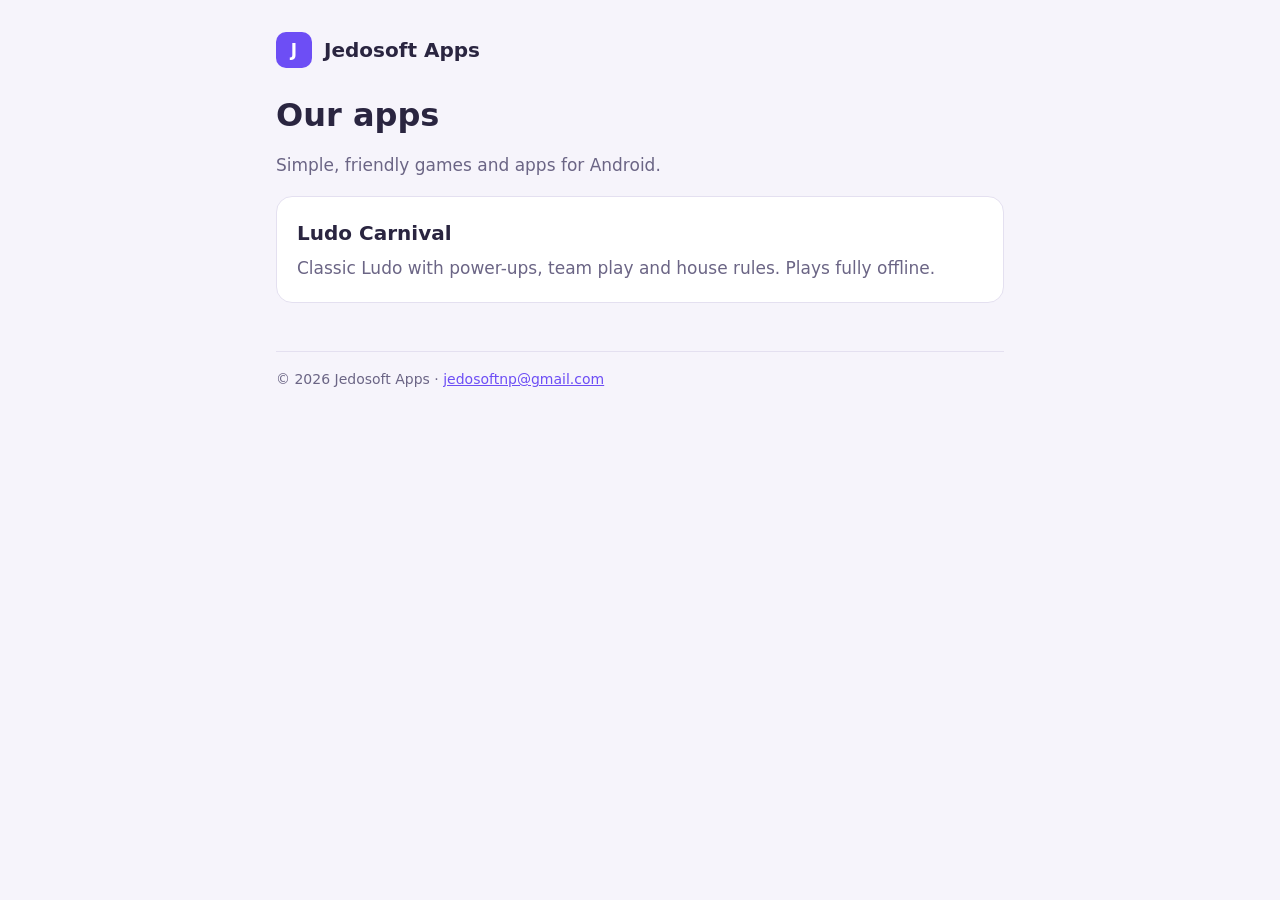
<file: apps/index.html>
<!doctype html>
<html lang="en">
<head>
<meta charset="utf-8">
<meta name="viewport" content="width=device-width, initial-scale=1">
<title>Jedosoft Apps</title>
<meta name="description" content="Games and apps by Jedosoft Apps.">
<link rel="stylesheet" href="assets/style.css">
</head>
<body>
<main>
  <header class="site"><span class="mark">J</span><a href="./">Jedosoft Apps</a></header>

  <h1>Our apps</h1>
  <p class="dim">Simple, friendly games and apps for Android.</p>

  <!-- Add one card per app. -->
  <a class="card" href="ludo-carnival/">
    <h3>Ludo Carnival</h3>
    <p>Classic Ludo with power-ups, team play and house rules. Plays fully offline.</p>
  </a>

  <footer>&copy; 2026 Jedosoft Apps &middot; <a href="mailto:jedosoftnp@gmail.com">jedosoftnp@gmail.com</a></footer>
</main>
</body>
</html>
</file>
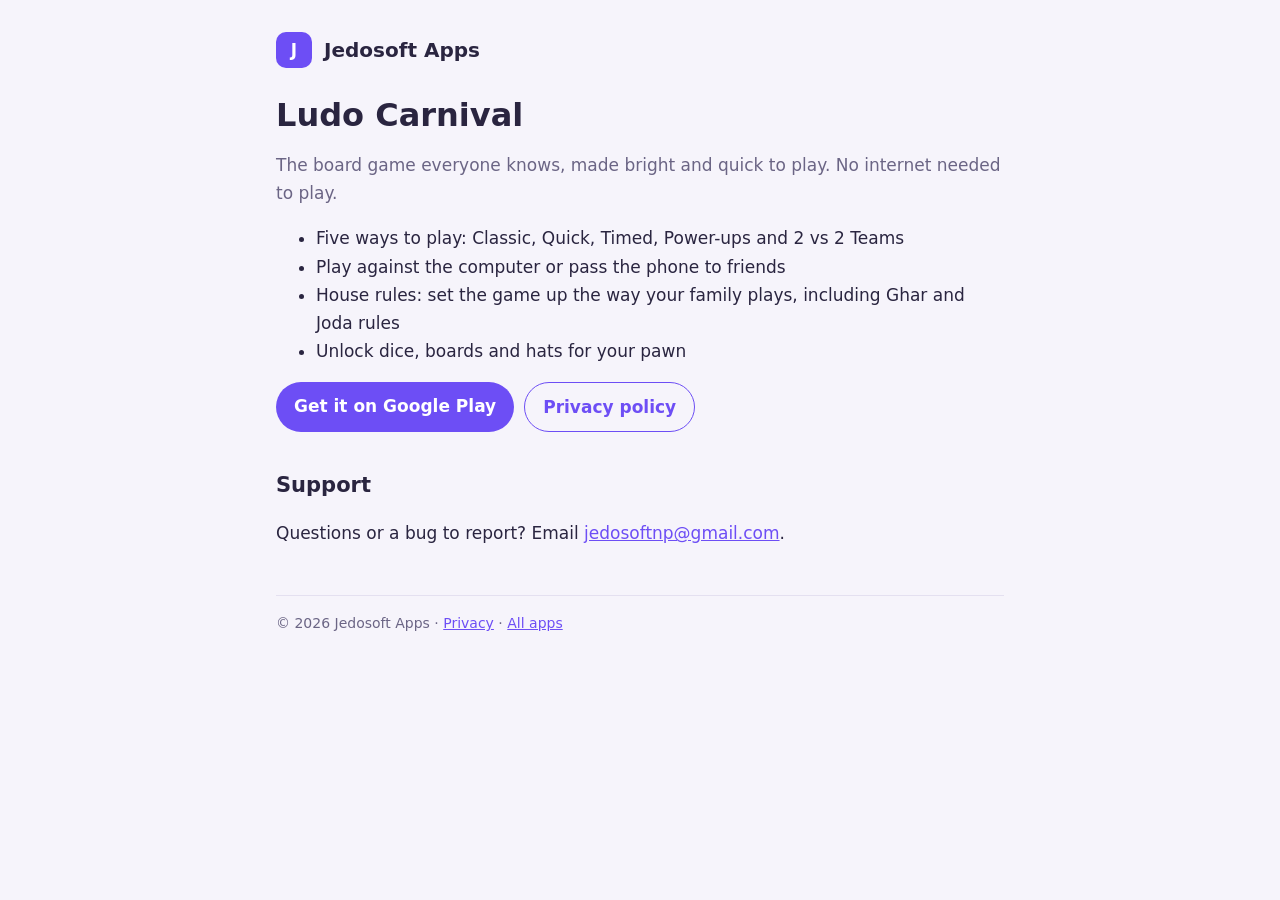
<file: apps/ludo-carnival/index.html>
<!doctype html>
<html lang="en">
<head>
<meta charset="utf-8">
<meta name="viewport" content="width=device-width, initial-scale=1">
<title>Ludo Carnival</title>
<meta name="description" content="Ludo Carnival: an offline Ludo game for Android by Jedosoft Apps.">
<link rel="stylesheet" href="../assets/style.css">
</head>
<body>
<main>
  <header class="site"><span class="mark">J</span><a href="../">Jedosoft Apps</a></header>

  <h1>Ludo Carnival</h1>
  <p class="dim">The board game everyone knows, made bright and quick to play. No internet needed to play.</p>

  <ul>
    <li>Five ways to play: Classic, Quick, Timed, Power-ups and 2 vs 2 Teams</li>
    <li>Play against the computer or pass the phone to friends</li>
    <li>House rules: set the game up the way your family plays, including Ghar and Joda rules</li>
    <li>Unlock dice, boards and hats for your pawn</li>
  </ul>

  <div class="links">
    <!-- Replace with the Play Store link once the app is published. -->
    <a class="btn" href="https://play.google.com/store/apps/details?id=com.jedosoft.ludocarnival">Get it on Google Play</a>
    <a class="btn alt" href="privacy/">Privacy policy</a>
  </div>

  <h2>Support</h2>
  <p>Questions or a bug to report? Email <a href="mailto:jedosoftnp@gmail.com">jedosoftnp@gmail.com</a>.</p>

  <footer>&copy; 2026 Jedosoft Apps &middot; <a href="privacy/">Privacy</a> &middot; <a href="../">All apps</a></footer>
</main>
</body>
</html>
</file>
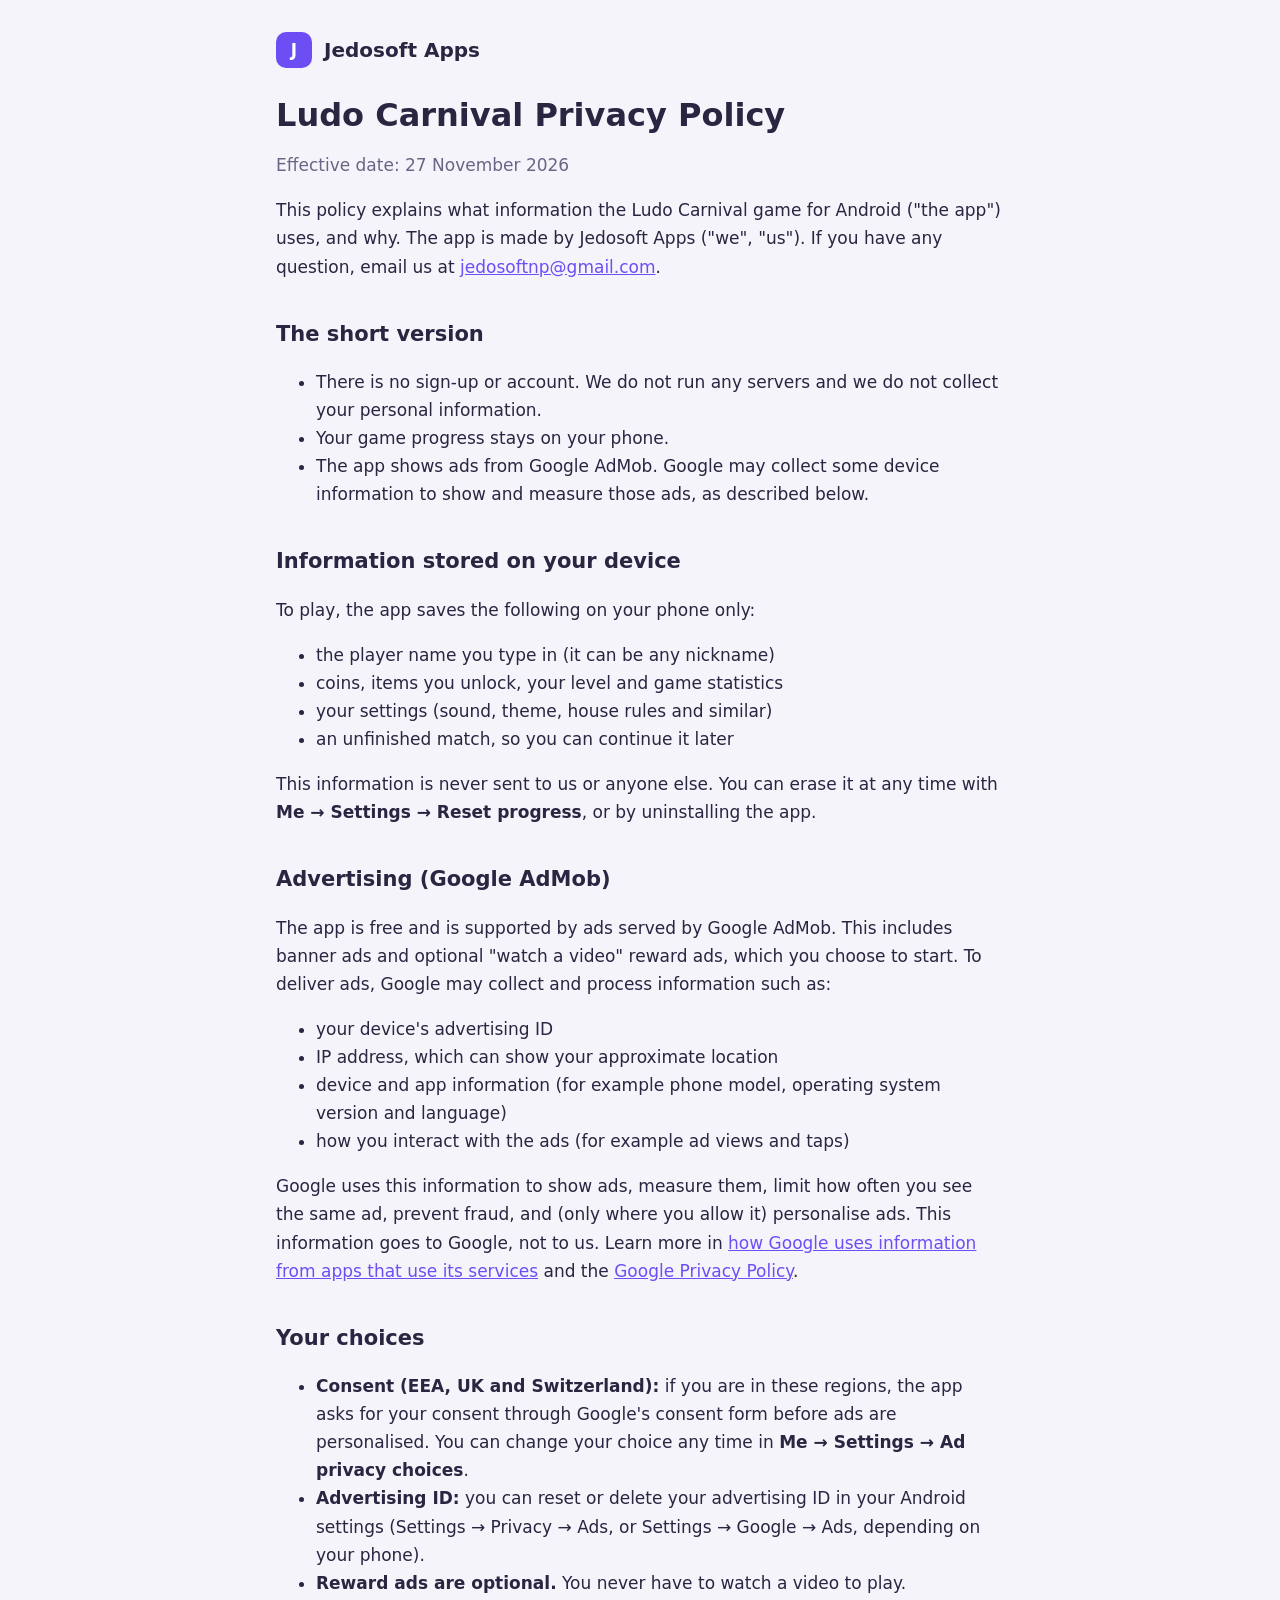
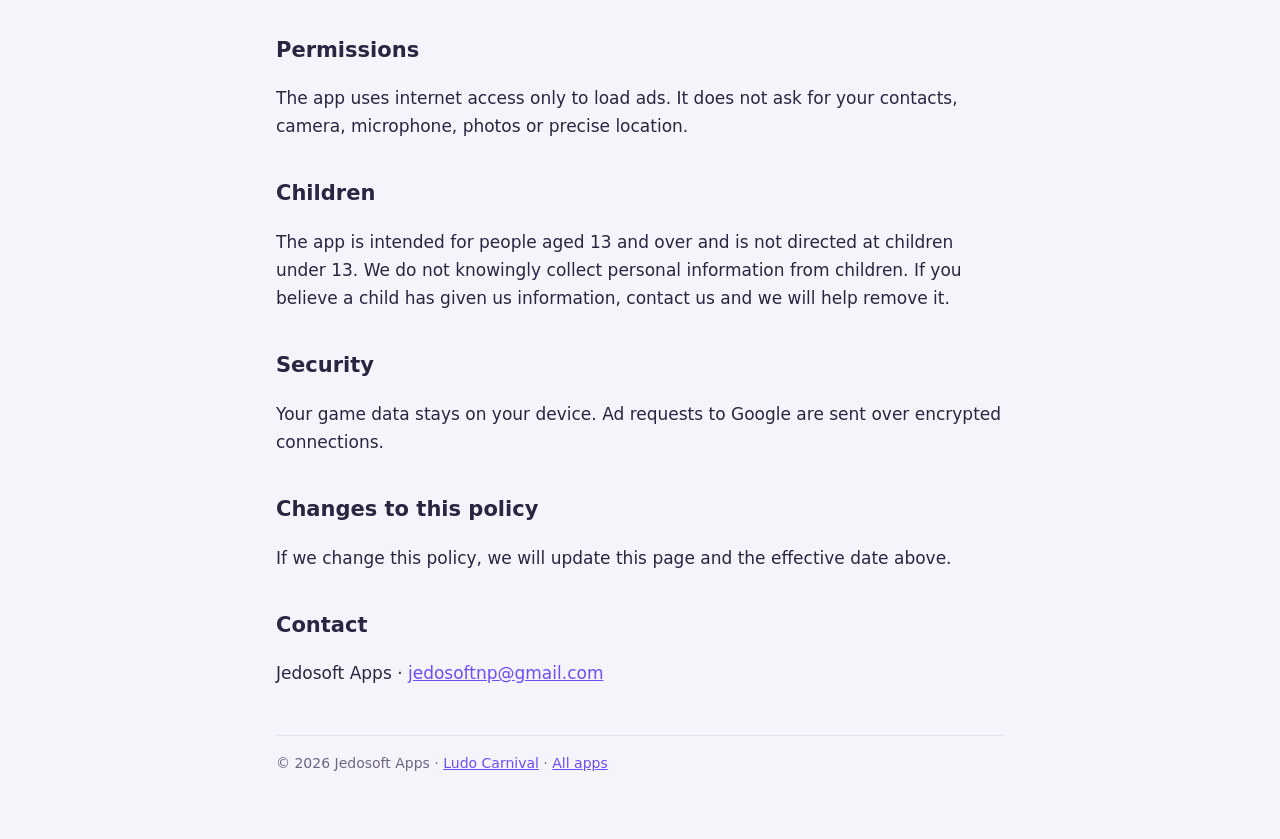
<file: apps/ludo-carnival/privacy/index.html>
<!doctype html>
<html lang="en">
<head>
<meta charset="utf-8">
<meta name="viewport" content="width=device-width, initial-scale=1">
<title>Ludo Carnival Privacy Policy</title>
<meta name="description" content="Privacy policy for Ludo Carnival, an offline Ludo game by Jedosoft Apps.">
<link rel="stylesheet" href="../../assets/style.css">
</head>
<body>
<main>
  <header class="site"><span class="mark">J</span><a href="../../">Jedosoft Apps</a></header>

  <h1>Ludo Carnival Privacy Policy</h1>
  <p class="dim">Effective date: 27 November 2026</p>

  <p>This policy explains what information the Ludo Carnival game for Android ("the app") uses, and why.
  The app is made by Jedosoft Apps ("we", "us"). If you have any question, email us at
  <a href="mailto:jedosoftnp@gmail.com">jedosoftnp@gmail.com</a>.</p>

  <h2>The short version</h2>
  <ul>
    <li>There is no sign-up or account. We do not run any servers and we do not collect your personal information.</li>
    <li>Your game progress stays on your phone.</li>
    <li>The app shows ads from Google AdMob. Google may collect some device information to show and measure those ads, as described below.</li>
  </ul>

  <h2>Information stored on your device</h2>
  <p>To play, the app saves the following on your phone only:</p>
  <ul>
    <li>the player name you type in (it can be any nickname)</li>
    <li>coins, items you unlock, your level and game statistics</li>
    <li>your settings (sound, theme, house rules and similar)</li>
    <li>an unfinished match, so you can continue it later</li>
  </ul>
  <p>This information is never sent to us or anyone else. You can erase it at any time with
  <strong>Me &rarr; Settings &rarr; Reset progress</strong>, or by uninstalling the app.</p>

  <h2>Advertising (Google AdMob)</h2>
  <p>The app is free and is supported by ads served by Google AdMob. This includes banner ads and
  optional "watch a video" reward ads, which you choose to start. To deliver ads, Google may collect
  and process information such as:</p>
  <ul>
    <li>your device's advertising ID</li>
    <li>IP address, which can show your approximate location</li>
    <li>device and app information (for example phone model, operating system version and language)</li>
    <li>how you interact with the ads (for example ad views and taps)</li>
  </ul>
  <p>Google uses this information to show ads, measure them, limit how often you see the same ad,
  prevent fraud, and (only where you allow it) personalise ads. This information goes to Google,
  not to us. Learn more in
  <a href="https://policies.google.com/technologies/partner-sites">how Google uses information from apps that use its services</a>
  and the <a href="https://policies.google.com/privacy">Google Privacy Policy</a>.</p>

  <h2>Your choices</h2>
  <ul>
    <li><strong>Consent (EEA, UK and Switzerland):</strong> if you are in these regions, the app asks for your
    consent through Google's consent form before ads are personalised. You can change your choice any time in
    <strong>Me &rarr; Settings &rarr; Ad privacy choices</strong>.</li>
    <li><strong>Advertising ID:</strong> you can reset or delete your advertising ID in your Android settings
    (Settings &rarr; Privacy &rarr; Ads, or Settings &rarr; Google &rarr; Ads, depending on your phone).</li>
    <li><strong>Reward ads are optional.</strong> You never have to watch a video to play.</li>
  </ul>

  <h2>Permissions</h2>
  <p>The app uses internet access only to load ads. It does not ask for your contacts, camera,
  microphone, photos or precise location.</p>

  <h2>Children</h2>
  <p>The app is intended for people aged 13 and over and is not directed at children under 13.
  We do not knowingly collect personal information from children. If you believe a child has
  given us information, contact us and we will help remove it.</p>

  <h2>Security</h2>
  <p>Your game data stays on your device. Ad requests to Google are sent over encrypted connections.</p>

  <h2>Changes to this policy</h2>
  <p>If we change this policy, we will update this page and the effective date above.</p>

  <h2>Contact</h2>
  <p>Jedosoft Apps &middot; <a href="mailto:jedosoftnp@gmail.com">jedosoftnp@gmail.com</a></p>

  <footer>&copy; 2026 Jedosoft Apps &middot; <a href="../">Ludo Carnival</a> &middot; <a href="../../">All apps</a></footer>
</main>
</body>
</html>
</file>
<file: apps/assets/style.css>
/* Shared style for every Jedosoft Apps page. */
:root {
  --bg: #f6f4fb;
  --card: #ffffff;
  --text: #2a2540;
  --dim: #6b6585;
  --accent: #6d4ef5;
  --line: #e4e0f0;
}
@media (prefers-color-scheme: dark) {
  :root {
    --bg: #14121c;
    --card: #1e1b29;
    --text: #ece9f6;
    --dim: #a59fbd;
    --accent: #9d86ff;
    --line: #2e2a3d;
  }
}
* { box-sizing: border-box; }
body {
  margin: 0;
  background: var(--bg);
  color: var(--text);
  font: 17px/1.65 system-ui, -apple-system, "Segoe UI", Roboto, sans-serif;
}
main { max-width: 760px; margin: 0 auto; padding: 32px 16px 64px; }
header.site { display: flex; align-items: center; gap: 12px; margin-bottom: 28px; }
header.site a { color: var(--text); text-decoration: none; font-weight: 700; font-size: 20px; }
.mark {
  width: 36px; height: 36px; border-radius: 10px; background: var(--accent);
  display: grid; place-items: center; color: #fff; font-weight: 800;
}
h1 { font-size: 32px; line-height: 1.2; margin: 0 0 8px; }
h2 { font-size: 21px; margin: 36px 0 8px; }
p, li { color: var(--text); }
.dim { color: var(--dim); }
a { color: var(--accent); }
.card {
  background: var(--card); border: 1px solid var(--line); border-radius: 16px;
  padding: 20px; margin: 16px 0; display: block; color: inherit; text-decoration: none;
}
a.card:hover { border-color: var(--accent); }
.card h3 { margin: 0 0 4px; font-size: 20px; }
.card p { margin: 0; color: var(--dim); }
.links { display: flex; flex-wrap: wrap; gap: 10px; margin-top: 16px; }
.btn {
  display: inline-block; padding: 10px 18px; border-radius: 999px; text-decoration: none;
  background: var(--accent); color: #fff; font-weight: 600;
}
.btn.alt { background: transparent; color: var(--accent); border: 1px solid var(--accent); }
table { width: 100%; border-collapse: collapse; margin: 12px 0; font-size: 15px; }
th, td { text-align: left; padding: 10px; border-bottom: 1px solid var(--line); vertical-align: top; }
th { color: var(--dim); font-weight: 600; }
footer { margin-top: 48px; padding-top: 16px; border-top: 1px solid var(--line); color: var(--dim); font-size: 14px; }
</file>
